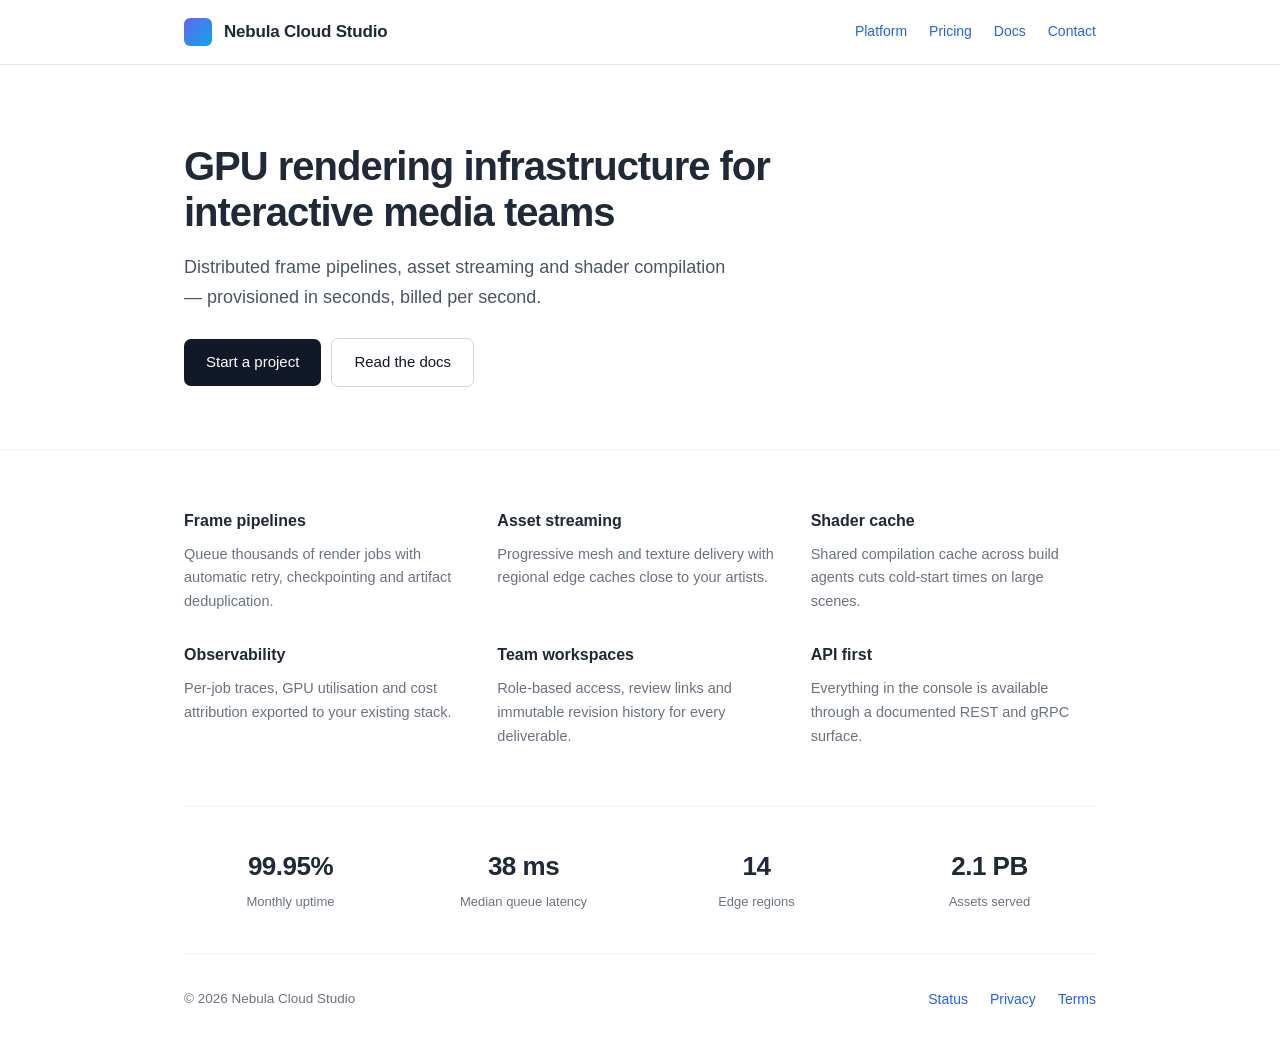
<file: web/public/index.html>
<!DOCTYPE html>
<html lang="en">
<head>
<meta charset="utf-8">
<meta name="viewport" content="width=device-width,initial-scale=1">
<title>Nebula Cloud Studio — Real-time Rendering Infrastructure</title>
<meta name="description" content="Nebula Cloud Studio delivers GPU-accelerated rendering and real-time asset pipelines for interactive media teams.">
<meta name="robots" content="noindex,nofollow">
<style>
*{box-sizing:border-box;margin:0;padding:0}
body{font:16px/1.65 -apple-system,BlinkMacSystemFont,"Segoe UI",Roboto,Helvetica,Arial,sans-serif;color:#1f2937;background:#fff}
a{color:#2563eb;text-decoration:none}
a:hover{text-decoration:underline}
.wrap{max-width:960px;margin:0 auto;padding:0 24px}
header{border-bottom:1px solid #e5e7eb;padding:18px 0}
header .wrap{display:flex;align-items:center;gap:12px}
.logo{width:28px;height:28px;border-radius:6px;background:linear-gradient(135deg,#6366f1,#0ea5e9)}
.brand{font-weight:700;font-size:17px;letter-spacing:-.2px}
nav{margin-left:auto;display:flex;gap:22px;font-size:14px;color:#4b5563}
.hero{padding:78px 0 62px;border-bottom:1px solid #f3f4f6}
.hero h1{font-size:40px;line-height:1.15;letter-spacing:-1px;max-width:620px;margin-bottom:18px}
.hero p{font-size:18px;color:#4b5563;max-width:560px;margin-bottom:26px}
.btn{display:inline-block;background:#111827;color:#fff;padding:11px 22px;border-radius:7px;font-size:15px;font-weight:500}
.btn:hover{background:#374151;text-decoration:none}
.btn.ghost{background:#fff;color:#111827;border:1px solid #d1d5db;margin-left:10px}
.grid{display:grid;grid-template-columns:repeat(3,1fr);gap:28px;padding:58px 0}
.card h3{font-size:16px;margin-bottom:8px}
.card p{font-size:14.5px;color:#6b7280}
.stats{display:grid;grid-template-columns:repeat(4,1fr);gap:20px;padding:38px 0;border-top:1px solid #f3f4f6;border-bottom:1px solid #f3f4f6;text-align:center}
.stats b{display:block;font-size:26px;letter-spacing:-.5px}
.stats span{font-size:13px;color:#6b7280}
footer{padding:34px 0;font-size:13.5px;color:#6b7280}
footer .wrap{display:flex;flex-wrap:wrap;gap:18px;align-items:center}
footer nav{margin-left:auto}
@media(max-width:760px){.grid,.stats{grid-template-columns:1fr 1fr}.hero h1{font-size:30px}nav{display:none}}
</style>
</head>
<body>
<header><div class="wrap">
  <div class="logo"></div><div class="brand">Nebula Cloud Studio</div>
  <nav><a href="/">Platform</a><a href="/">Pricing</a><a href="/">Docs</a><a href="/">Contact</a></nav>
</div></header>

<section class="hero"><div class="wrap">
  <h1>GPU rendering infrastructure for interactive media teams</h1>
  <p>Distributed frame pipelines, asset streaming and shader compilation — provisioned in seconds, billed per second.</p>
  <a class="btn" href="/">Start a project</a><a class="btn ghost" href="/">Read the docs</a>
</div></section>

<div class="wrap"><div class="grid">
  <div class="card"><h3>Frame pipelines</h3><p>Queue thousands of render jobs with automatic retry, checkpointing and artifact deduplication.</p></div>
  <div class="card"><h3>Asset streaming</h3><p>Progressive mesh and texture delivery with regional edge caches close to your artists.</p></div>
  <div class="card"><h3>Shader cache</h3><p>Shared compilation cache across build agents cuts cold-start times on large scenes.</p></div>
  <div class="card"><h3>Observability</h3><p>Per-job traces, GPU utilisation and cost attribution exported to your existing stack.</p></div>
  <div class="card"><h3>Team workspaces</h3><p>Role-based access, review links and immutable revision history for every deliverable.</p></div>
  <div class="card"><h3>API first</h3><p>Everything in the console is available through a documented REST and gRPC surface.</p></div>
</div></div>

<div class="wrap"><div class="stats">
  <div><b>99.95%</b><span>Monthly uptime</span></div>
  <div><b>38 ms</b><span>Median queue latency</span></div>
  <div><b>14</b><span>Edge regions</span></div>
  <div><b>2.1 PB</b><span>Assets served</span></div>
</div></div>

<footer><div class="wrap">
  <span>© <span id="y">2025</span> Nebula Cloud Studio</span>
  <nav><a href="/">Status</a><a href="/">Privacy</a><a href="/">Terms</a></nav>
</div></footer>
<script>document.getElementById('y').textContent=new Date().getFullYear();</script>
</body>
</html>
</file>
